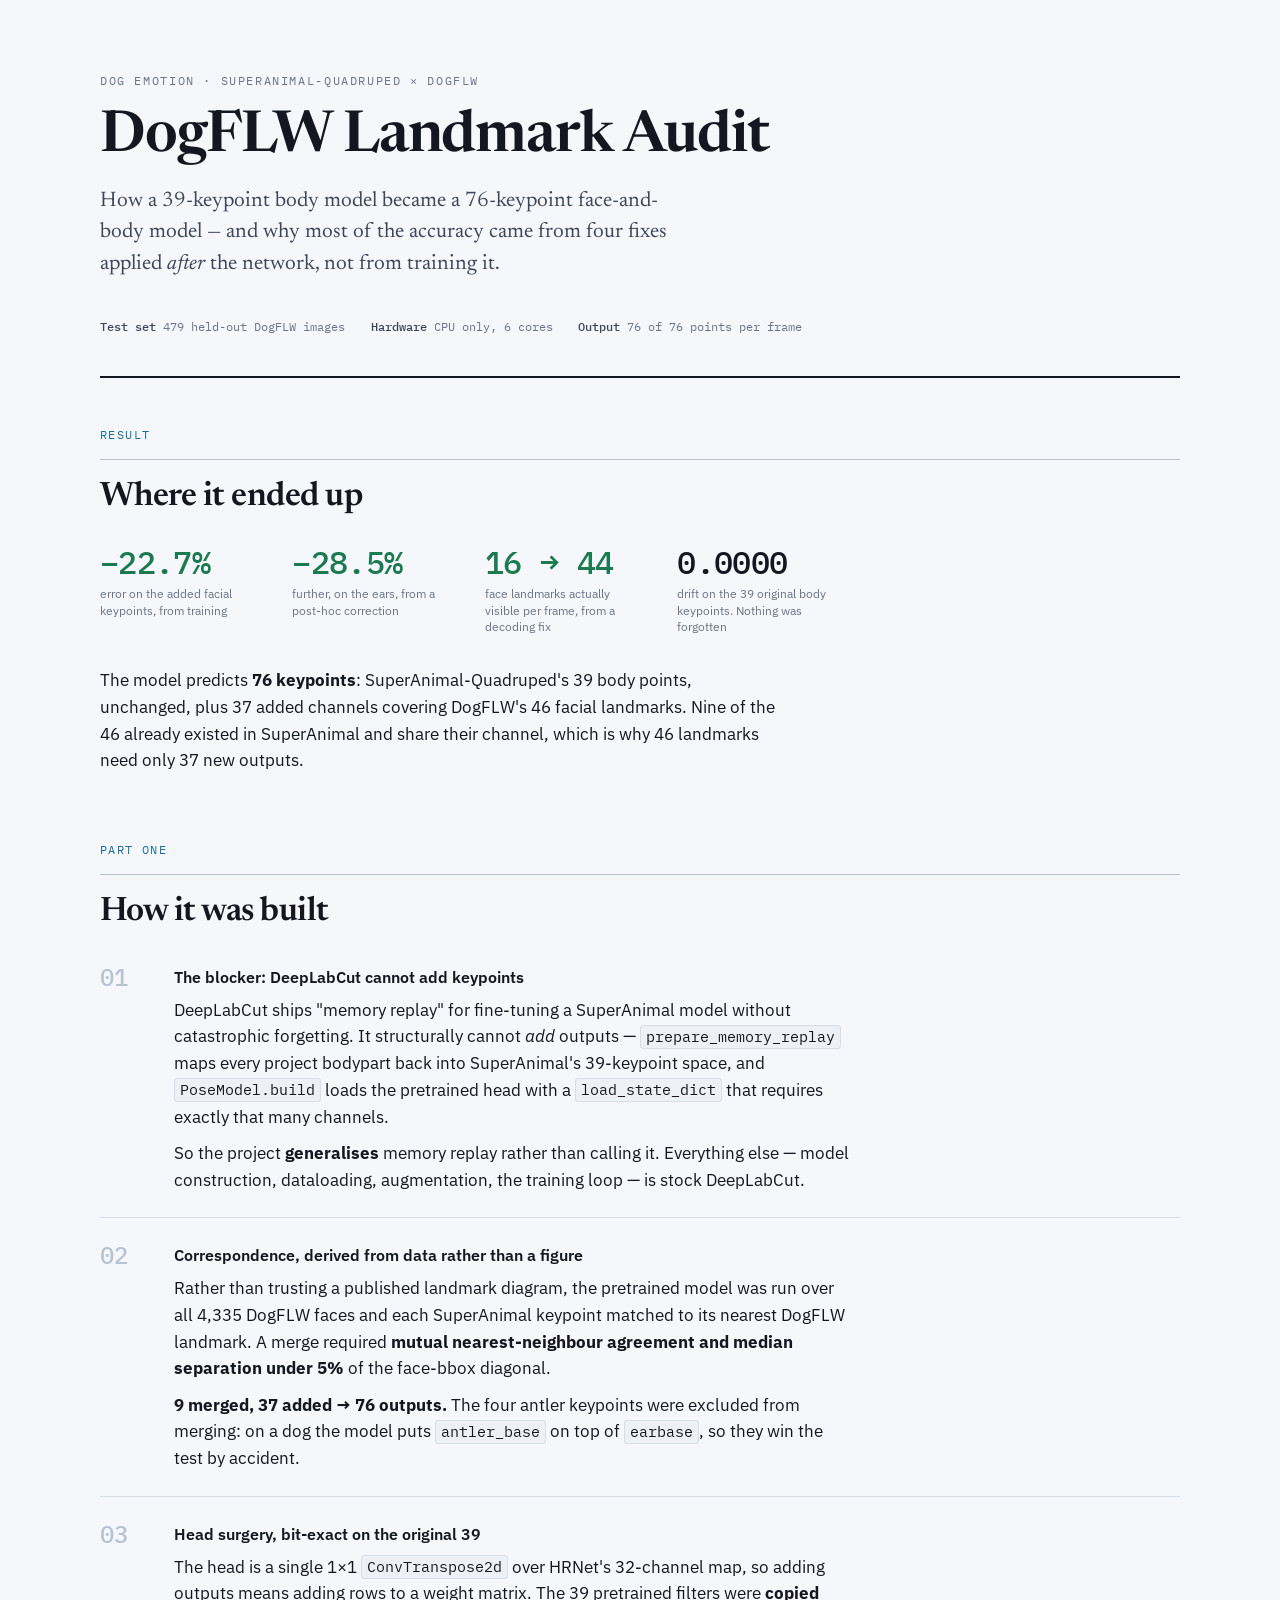
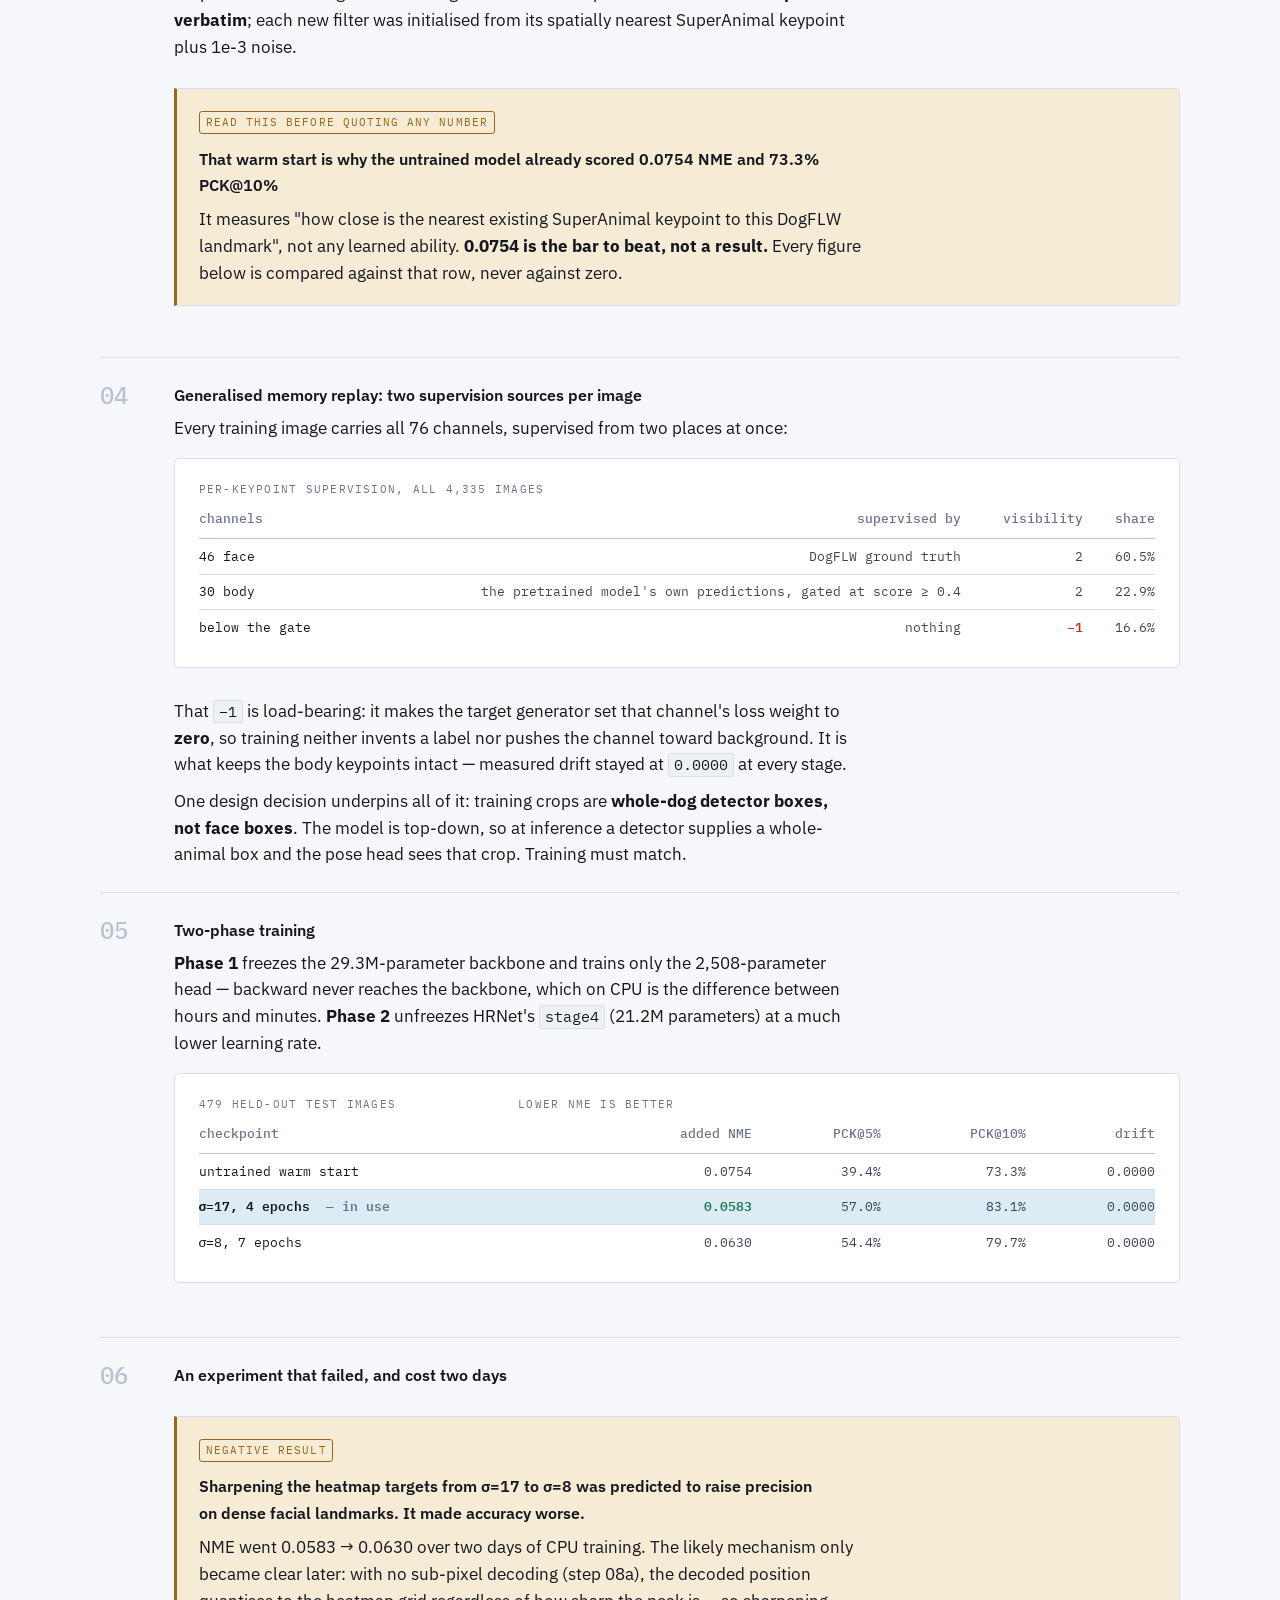
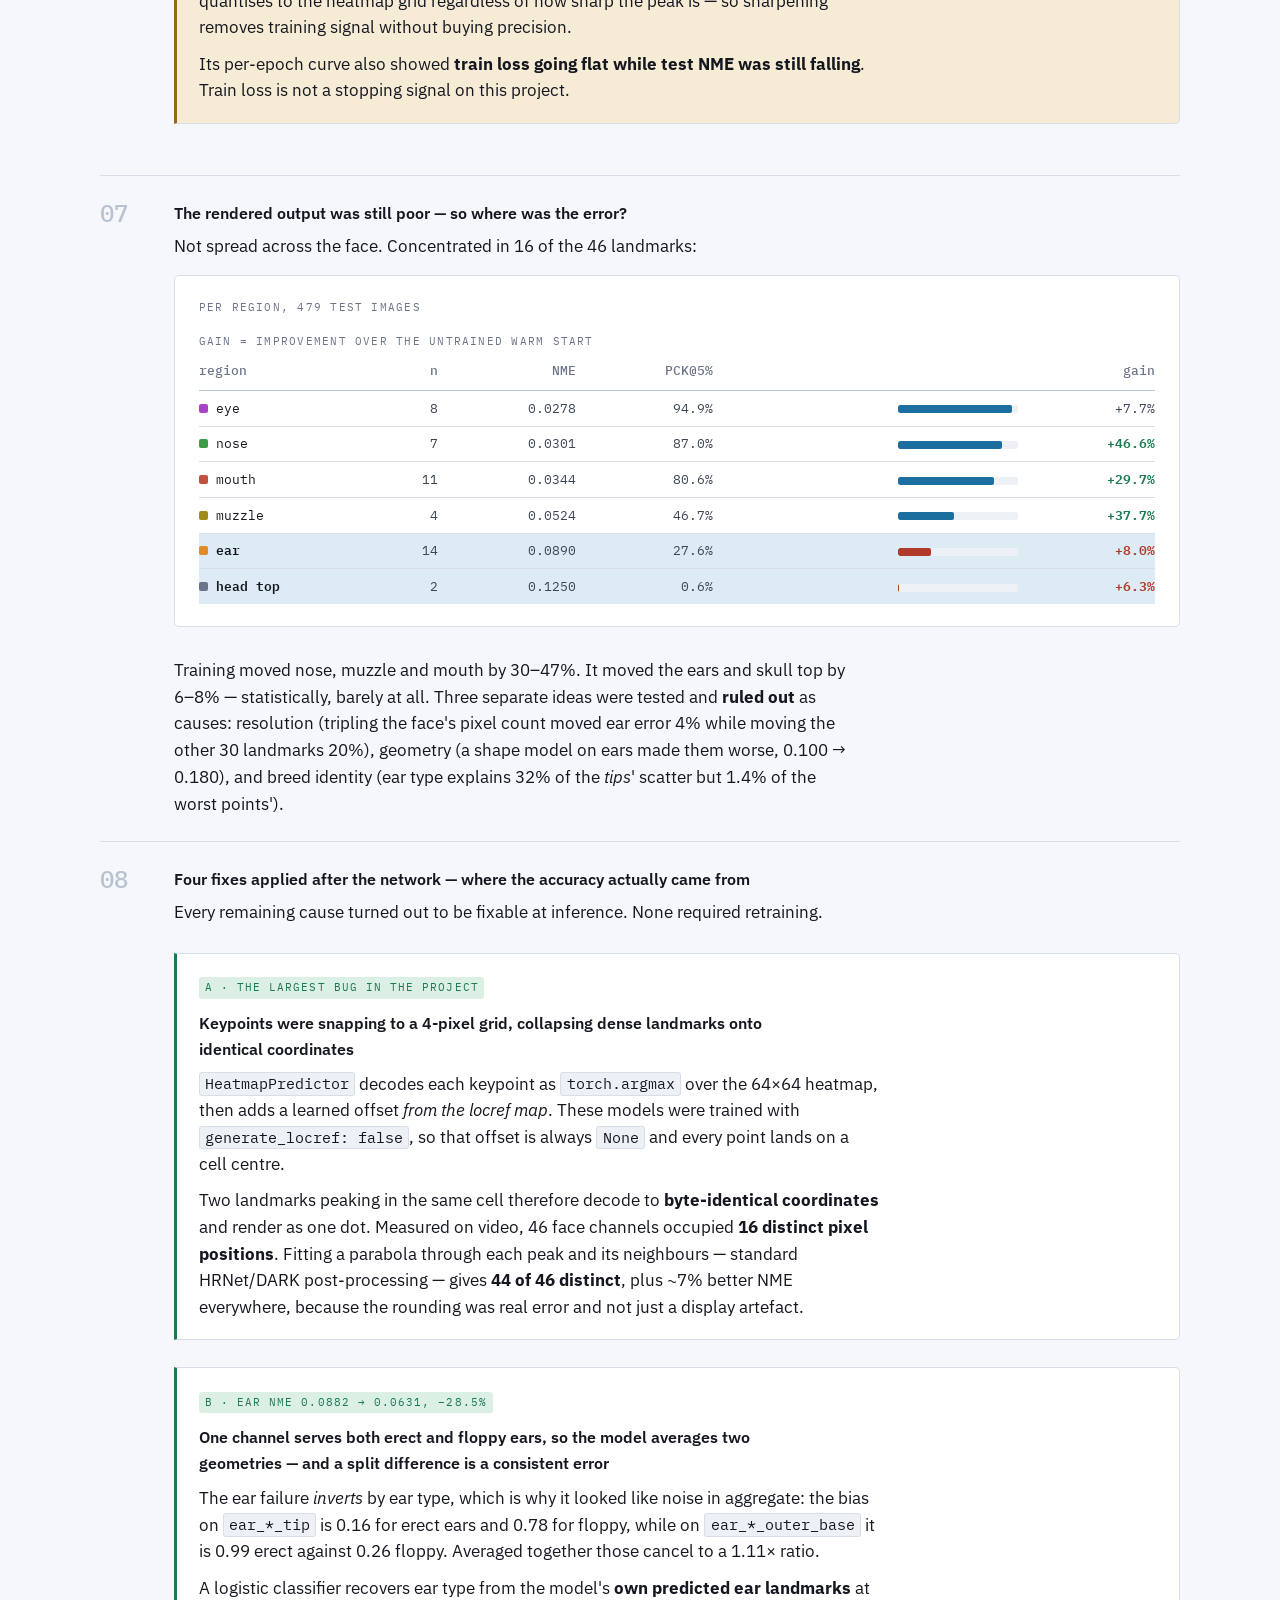
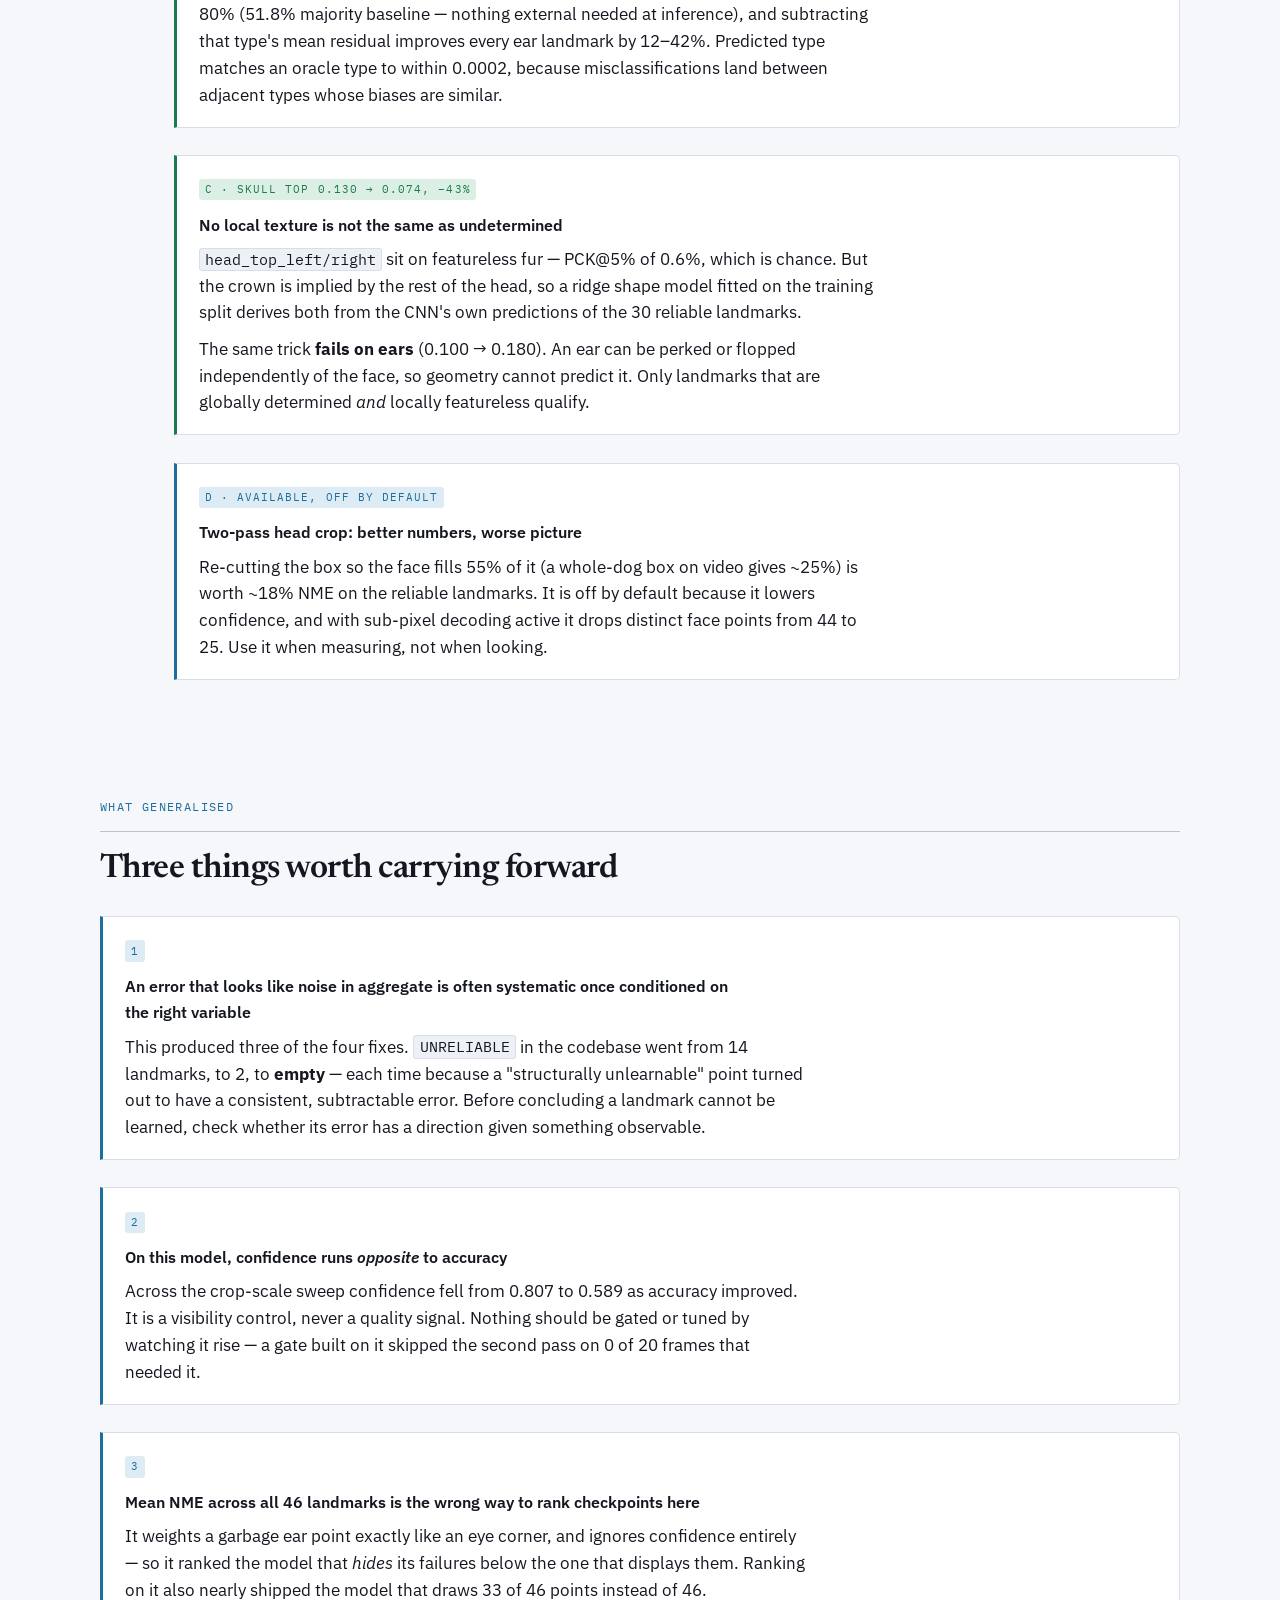
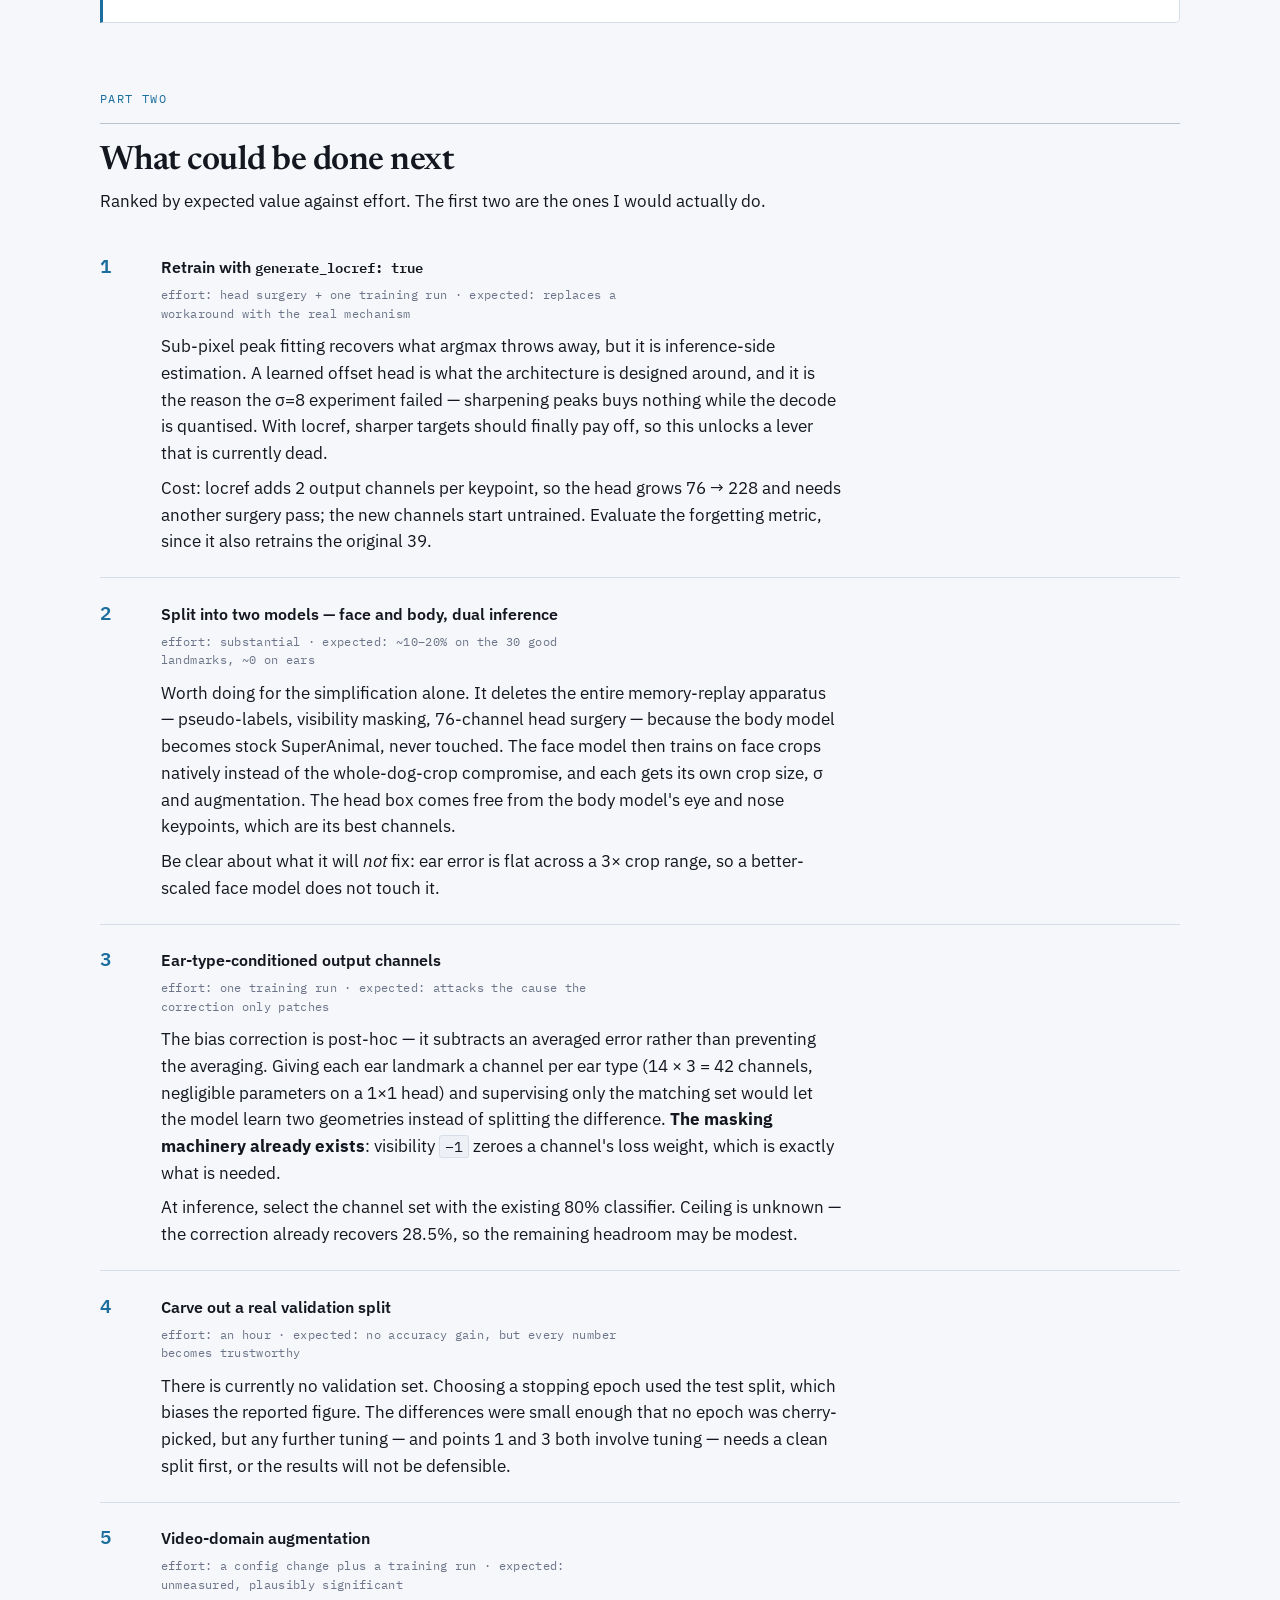
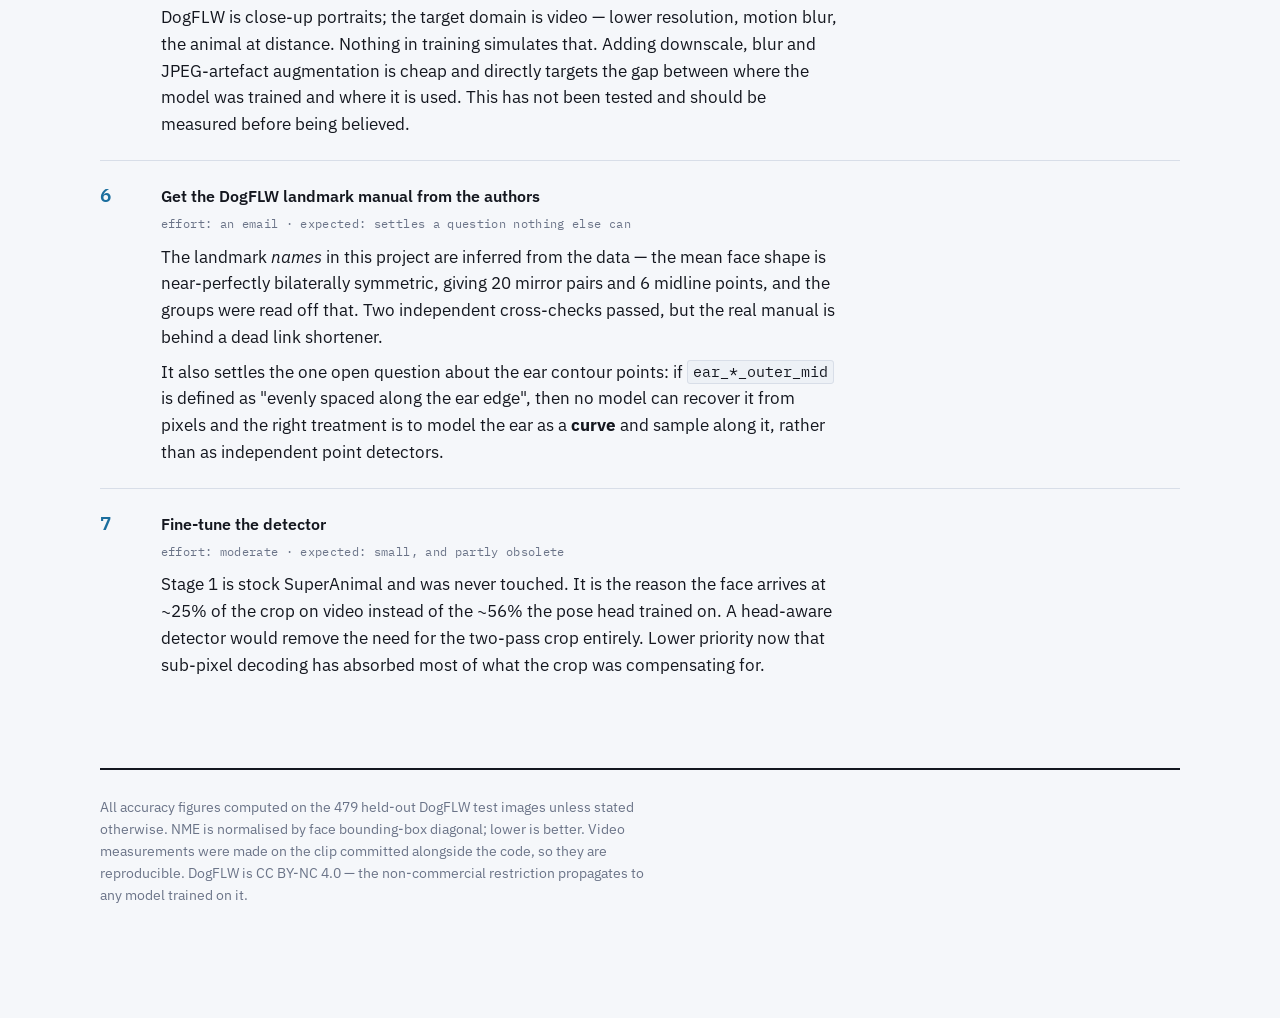
<file: outputs/landmark_audit.html>
<!doctype html>
<html lang="en">
<head>
<meta charset="utf-8">
<meta name="viewport" content="width=device-width, initial-scale=1">
<style>*{margin:0;padding:0}img{max-width:100%}</style>
<title>DogFLW Landmark Audit</title>
<link rel="preconnect" href="https://fonts.googleapis.com">
<link rel="preconnect" href="https://fonts.gstatic.com" crossorigin>
<link rel="stylesheet" href="https://fonts.googleapis.com/css2?family=Newsreader:ital,opsz,wght@0,6..72,400;0,6..72,600;1,6..72,400&family=IBM+Plex+Sans:wght@400;500;600&family=IBM+Plex+Mono:wght@400;500;600&display=swap">

<style>
:root {
  --ground:#F5F7FA; --panel:#FFFFFF; --panel-2:#EDF1F6;
  --ink:#14171F; --ink-2:#3D4557; --muted:#6B7488;
  --rule:#D8DEE8; --rule-strong:#B9C2D0;
  --accent:#1B6E9E; --accent-soft:#DCEBF4;
  --good:#1B7A50; --good-soft:#DCEFE4;
  --bad:#B23A2B; --bad-soft:#F6E2DE;
  --warn:#98671A; --warn-soft:#F6EBD5;
  --r-ear:#E08A28; --r-eye:#A845C4; --r-nose:#3C9B46;
  --r-muzzle:#A08A18; --r-mouth:#C1503C; --r-body:#2A7FA8;
}
@media (prefers-color-scheme: dark) {
  :root:not([data-theme="light"]) {
    --ground:#10131A; --panel:#171B24; --panel-2:#1E2330;
    --ink:#E6EAF2; --ink-2:#BAC2D2; --muted:#8B94A8;
    --rule:#2A3140; --rule-strong:#3C4557;
    --accent:#5BB4DE; --accent-soft:#17303E;
    --good:#52C68D; --good-soft:#14301F;
    --bad:#EE7B67; --bad-soft:#331A16;
    --warn:#DFAE4E; --warn-soft:#2E2412;
    --r-ear:#F0A94F; --r-eye:#C97BDE; --r-nose:#61C46C;
    --r-muzzle:#C8AE3A; --r-mouth:#E0705C; --r-body:#4FA8D2;
  }
}
:root[data-theme="dark"] {
  --ground:#10131A; --panel:#171B24; --panel-2:#1E2330;
  --ink:#E6EAF2; --ink-2:#BAC2D2; --muted:#8B94A8;
  --rule:#2A3140; --rule-strong:#3C4557;
  --accent:#5BB4DE; --accent-soft:#17303E;
  --good:#52C68D; --good-soft:#14301F;
  --bad:#EE7B67; --bad-soft:#331A16;
  --warn:#DFAE4E; --warn-soft:#2E2412;
  --r-ear:#F0A94F; --r-eye:#C97BDE; --r-nose:#61C46C;
  --r-muzzle:#C8AE3A; --r-mouth:#E0705C; --r-body:#4FA8D2;
}
* { box-sizing:border-box; }
body {
  background:var(--ground); color:var(--ink);
  font-family:"IBM Plex Sans",ui-sans-serif,system-ui,sans-serif;
  font-size:16.5px; line-height:1.62; margin:0; padding:0 20px 6rem;
  -webkit-font-smoothing:antialiased;
}
.wrap { max-width:1080px; margin:0 auto; }

header.mast { padding:4.5rem 0 2.5rem; border-bottom:2px solid var(--ink); margin-bottom:3rem; }
.eyebrow { font-family:"IBM Plex Mono",monospace; font-size:.72rem; letter-spacing:.14em;
  text-transform:uppercase; color:var(--muted); margin:0 0 1.1rem; }
h1 { font-family:"Newsreader",ui-serif,Georgia,serif; font-weight:600;
  font-size:clamp(2.4rem,6vw,3.6rem); line-height:1.04; letter-spacing:-.02em;
  text-wrap:balance; margin:0 0 1.1rem; }
.standfirst { font-family:"Newsreader",ui-serif,Georgia,serif;
  font-size:clamp(1.1rem,2.4vw,1.32rem); line-height:1.5; color:var(--ink-2);
  max-width:48ch; margin:0; }
.mast-meta { display:flex; flex-wrap:wrap; gap:1.6rem; margin-top:2.2rem;
  font-family:"IBM Plex Mono",monospace; font-size:.78rem; color:var(--muted); }
.mast-meta b { color:var(--ink-2); font-weight:500; }

section { margin:0 0 4.2rem; }
h2 { font-family:"Newsreader",ui-serif,Georgia,serif; font-weight:600;
  font-size:clamp(1.6rem,3.4vw,2.1rem); line-height:1.16; letter-spacing:-.015em;
  text-wrap:balance; margin:0 0 .5rem; padding-top:1.1rem;
  border-top:1px solid var(--rule-strong); }
h3 { font-weight:600; font-size:1.02rem; margin:2.4rem 0 .6rem; color:var(--ink); }
.kicker { font-family:"IBM Plex Mono",monospace; font-size:.72rem; letter-spacing:.12em;
  text-transform:uppercase; color:var(--accent); margin:0 0 .9rem; }
p { margin:0 0 1.05rem; max-width:68ch; }
a { color:var(--accent); text-underline-offset:2px; }
code,.mono { font-family:"IBM Plex Mono",monospace; font-size:.88em; font-variant-numeric:tabular-nums; }
p code,li code,td code { background:var(--panel-2); padding:.1em .36em; border-radius:3px;
  border:1px solid var(--rule); }
ul,ol { max-width:68ch; padding-left:1.15rem; margin:0 0 1.05rem; }
li { margin-bottom:.42rem; }

.panel { background:var(--panel); border:1px solid var(--rule); border-radius:5px;
  padding:1.35rem 1.5rem; margin:1.6rem 0 1.9rem; overflow-x:auto; }
.panel-label { font-family:"IBM Plex Mono",monospace; font-size:.7rem; letter-spacing:.11em;
  text-transform:uppercase; color:var(--muted); margin:0 0 .95rem;
  display:flex; justify-content:space-between; gap:1rem; flex-wrap:wrap; }
table { border-collapse:collapse; width:100%; font-family:"IBM Plex Mono",monospace;
  font-size:.82rem; font-variant-numeric:tabular-nums; }
th { text-align:right; font-weight:500; color:var(--muted); padding:0 0 .55rem 1.1rem;
  border-bottom:1px solid var(--rule-strong); white-space:nowrap; }
th:first-child,td:first-child { text-align:left; padding-left:0; }
td { text-align:right; padding:.42rem 0 .42rem 1.1rem; border-bottom:1px solid var(--rule);
  white-space:nowrap; color:var(--ink-2); }
tr:last-child td { border-bottom:none; }
td:first-child { color:var(--ink); }
.hi td { background:var(--accent-soft); }
.hi td:first-child { font-weight:600; color:var(--ink); }
.num-good { color:var(--good); font-weight:600; }
.num-bad { color:var(--bad); font-weight:600; }
.dim { color:var(--muted); }
.sw { display:inline-block; width:9px; height:9px; border-radius:2px; margin-right:.5rem; }
.bar-track { display:inline-block; width:120px; height:8px; background:var(--panel-2);
  border-radius:2px; overflow:hidden; vertical-align:middle; margin-left:.5rem; }
.bar-fill { display:block; height:100%; border-radius:2px; }

.finding { border-left:3px solid var(--accent); background:var(--panel);
  border-top:1px solid var(--rule); border-right:1px solid var(--rule);
  border-bottom:1px solid var(--rule); border-radius:0 5px 5px 0;
  padding:1.15rem 1.4rem; margin:1.7rem 0; }
.finding.win { border-left-color:var(--good); }
.finding.dead { border-left-color:var(--bad); }
.finding.correction { border-left-color:var(--warn); background:var(--warn-soft); }
.finding p:last-child { margin-bottom:0; }
.finding .claim { font-weight:600; font-size:1.02rem; margin-bottom:.5rem; max-width:62ch; }
.verdict { display:inline-block; font-family:"IBM Plex Mono",monospace; font-size:.66rem;
  letter-spacing:.1em; text-transform:uppercase; padding:.2em .55em; border-radius:3px;
  margin-bottom:.7rem; }
.v-win { background:var(--good-soft); color:var(--good); }
.v-dead { background:var(--bad-soft); color:var(--bad); }
.v-corr { background:var(--warn-soft); color:var(--warn); border:1px solid var(--warn); }
.v-open { background:var(--accent-soft); color:var(--accent); }

.step { display:grid; grid-template-columns:3.2rem 1fr; gap:0 1.4rem;
  padding:1.5rem 0; border-bottom:1px solid var(--rule); }
.step:last-child { border-bottom:none; }
.step-n { font-family:"IBM Plex Mono",monospace; font-size:1.5rem; font-weight:500;
  color:var(--rule-strong); line-height:1.1; }
.step h3 { margin:0 0 .4rem; }
.step p { margin-bottom:.6rem; }
.step p:last-child { margin-bottom:0; }

pre { font-family:"IBM Plex Mono",monospace; font-size:.79rem; line-height:1.62;
  background:var(--panel); border:1px solid var(--rule); border-radius:5px;
  padding:1.1rem 1.3rem; overflow-x:auto; color:var(--ink-2); margin:1.3rem 0;
  font-variant-numeric:tabular-nums; }

.next { display:grid; grid-template-columns:2.6rem 1fr; gap:0 1.2rem;
  padding:1.4rem 0; border-bottom:1px solid var(--rule); }
.next:last-child { border-bottom:none; }
.next-rank { font-family:"IBM Plex Mono",monospace; font-size:1.2rem; font-weight:600;
  color:var(--accent); line-height:1.3; }
.next h3 { margin:0 0 .35rem; }
.next .meta { font-family:"IBM Plex Mono",monospace; font-size:.72rem; color:var(--muted);
  margin:0 0 .6rem; letter-spacing:.03em; }
.next p { margin-bottom:.5rem; }
.next p:last-child { margin-bottom:0; }

.stat-row { display:flex; flex-wrap:wrap; gap:2.4rem; margin:1.8rem 0 2rem; }
.stat .v { font-family:"IBM Plex Mono",monospace; font-size:2rem; font-weight:500;
  line-height:1; font-variant-numeric:tabular-nums; letter-spacing:-.02em; }
.stat .k { font-size:.78rem; color:var(--muted); margin-top:.45rem; max-width:22ch; line-height:1.35; }

footer { border-top:2px solid var(--ink); padding-top:1.6rem; margin-top:4rem;
  font-size:.85rem; color:var(--muted); }
footer p { max-width:68ch; }

@media (max-width:620px) {
  .step,.next { grid-template-columns:1fr; gap:.3rem; }
  .step-n,.next-rank { font-size:1.05rem; }
}
</style>

</head>
<body>
<div class="wrap">

<header class="mast">
  <p class="eyebrow">Dog emotion · SuperAnimal-Quadruped × DogFLW</p>
  <h1>DogFLW Landmark Audit</h1>
  <p class="standfirst">How a 39-keypoint body model became a 76-keypoint face-and-body model — and why most of the accuracy came from four fixes applied <em>after</em> the network, not from training it.</p>
  <div class="mast-meta">
    <span><b>Test set</b> 479 held-out DogFLW images</span>
    <span><b>Hardware</b> CPU only, 6 cores</span>
    <span><b>Output</b> 76 of 76 points per frame</span>
  </div>
</header>

<!-- ================= WHERE IT ENDED ================= -->
<section>
  <p class="kicker">Result</p>
  <h2>Where it ended up</h2>

  <div class="stat-row">
    <div class="stat">
      <div class="v" style="color:var(--good)">−22.7%</div>
      <div class="k">error on the added facial keypoints, from training</div>
    </div>
    <div class="stat">
      <div class="v" style="color:var(--good)">−28.5%</div>
      <div class="k">further, on the ears, from a post-hoc correction</div>
    </div>
    <div class="stat">
      <div class="v" style="color:var(--good)">16 → 44</div>
      <div class="k">face landmarks actually visible per frame, from a decoding fix</div>
    </div>
    <div class="stat">
      <div class="v">0.0000</div>
      <div class="k">drift on the 39 original body keypoints. Nothing was forgotten</div>
    </div>
  </div>

  <p>The model predicts <strong>76 keypoints</strong>: SuperAnimal-Quadruped's 39 body points, unchanged, plus 37 added channels covering DogFLW's 46 facial landmarks. Nine of the 46 already existed in SuperAnimal and share their channel, which is why 46 landmarks need only 37 new outputs.</p>
</section>

<!-- ================= PART 1 ================= -->
<section>
  <p class="kicker">Part one</p>
  <h2>How it was built</h2>

  <div class="step">
    <div class="step-n">01</div>
    <div>
      <h3>The blocker: DeepLabCut cannot add keypoints</h3>
      <p>DeepLabCut ships "memory replay" for fine-tuning a SuperAnimal model without catastrophic forgetting. It structurally cannot <em>add</em> outputs — <code>prepare_memory_replay</code> maps every project bodypart back into SuperAnimal's 39-keypoint space, and <code>PoseModel.build</code> loads the pretrained head with a <code>load_state_dict</code> that requires exactly that many channels.</p>
      <p>So the project <strong>generalises</strong> memory replay rather than calling it. Everything else — model construction, dataloading, augmentation, the training loop — is stock DeepLabCut.</p>
    </div>
  </div>

  <div class="step">
    <div class="step-n">02</div>
    <div>
      <h3>Correspondence, derived from data rather than a figure</h3>
      <p>Rather than trusting a published landmark diagram, the pretrained model was run over all 4,335 DogFLW faces and each SuperAnimal keypoint matched to its nearest DogFLW landmark. A merge required <strong>mutual nearest-neighbour agreement and median separation under 5%</strong> of the face-bbox diagonal.</p>
      <p><strong>9 merged, 37 added → 76 outputs.</strong> The four antler keypoints were excluded from merging: on a dog the model puts <code>antler_base</code> on top of <code>earbase</code>, so they win the test by accident.</p>
    </div>
  </div>

  <div class="step">
    <div class="step-n">03</div>
    <div>
      <h3>Head surgery, bit-exact on the original 39</h3>
      <p>The head is a single 1×1 <code>ConvTranspose2d</code> over HRNet's 32-channel map, so adding outputs means adding rows to a weight matrix. The 39 pretrained filters were <strong>copied verbatim</strong>; each new filter was initialised from its spatially nearest SuperAnimal keypoint plus 1e-3 noise.</p>
      <div class="finding correction">
        <span class="verdict v-corr">read this before quoting any number</span>
        <p class="claim">That warm start is why the untrained model already scored 0.0754 NME and 73.3% PCK@10%</p>
        <p>It measures "how close is the nearest existing SuperAnimal keypoint to this DogFLW landmark", not any learned ability. <strong>0.0754 is the bar to beat, not a result.</strong> Every figure below is compared against that row, never against zero.</p>
      </div>
    </div>
  </div>

  <div class="step">
    <div class="step-n">04</div>
    <div>
      <h3>Generalised memory replay: two supervision sources per image</h3>
      <p>Every training image carries all 76 channels, supervised from two places at once:</p>
      <div class="panel" style="margin-top:1rem">
        <p class="panel-label"><span>Per-keypoint supervision, all 4,335 images</span></p>
        <table>
          <thead><tr><th>channels</th><th>supervised by</th><th>visibility</th><th>share</th></tr></thead>
          <tbody>
            <tr><td>46 face</td><td>DogFLW ground truth</td><td>2</td><td>60.5%</td></tr>
            <tr><td>30 body</td><td>the pretrained model's own predictions, gated at score ≥ 0.4</td><td>2</td><td>22.9%</td></tr>
            <tr><td>below the gate</td><td>nothing</td><td class="num-bad">−1</td><td>16.6%</td></tr>
          </tbody>
        </table>
      </div>
      <p>That <code>−1</code> is load-bearing: it makes the target generator set that channel's loss weight to <strong>zero</strong>, so training neither invents a label nor pushes the channel toward background. It is what keeps the body keypoints intact — measured drift stayed at <code>0.0000</code> at every stage.</p>
      <p>One design decision underpins all of it: training crops are <strong>whole-dog detector boxes, not face boxes</strong>. The model is top-down, so at inference a detector supplies a whole-animal box and the pose head sees that crop. Training must match.</p>
    </div>
  </div>

  <div class="step">
    <div class="step-n">05</div>
    <div>
      <h3>Two-phase training</h3>
      <p><strong>Phase 1</strong> freezes the 29.3M-parameter backbone and trains only the 2,508-parameter head — backward never reaches the backbone, which on CPU is the difference between hours and minutes. <strong>Phase 2</strong> unfreezes HRNet's <code>stage4</code> (21.2M parameters) at a much lower learning rate.</p>
      <div class="panel" style="margin-top:1rem">
        <p class="panel-label"><span>479 held-out test images</span><span>lower NME is better</span></p>
        <table>
          <thead><tr><th>checkpoint</th><th>added NME</th><th>PCK@5%</th><th>PCK@10%</th><th>drift</th></tr></thead>
          <tbody>
            <tr><td>untrained warm start</td><td>0.0754</td><td>39.4%</td><td>73.3%</td><td>0.0000</td></tr>
            <tr class="hi"><td>σ=17, 4 epochs &nbsp;<span class="dim">— in use</span></td><td class="num-good">0.0583</td><td>57.0%</td><td>83.1%</td><td>0.0000</td></tr>
            <tr><td>σ=8, 7 epochs</td><td>0.0630</td><td>54.4%</td><td>79.7%</td><td>0.0000</td></tr>
          </tbody>
        </table>
      </div>
    </div>
  </div>

  <div class="step">
    <div class="step-n">06</div>
    <div>
      <h3>An experiment that failed, and cost two days</h3>
      <div class="finding correction">
        <span class="verdict v-corr">negative result</span>
        <p class="claim">Sharpening the heatmap targets from σ=17 to σ=8 was predicted to raise precision on dense facial landmarks. It made accuracy worse.</p>
        <p>NME went 0.0583 → 0.0630 over two days of CPU training. The likely mechanism only became clear later: with no sub-pixel decoding (step 08a), the decoded position quantises to the heatmap grid regardless of how sharp the peak is — so sharpening removes training signal without buying precision.</p>
        <p>Its per-epoch curve also showed <strong>train loss going flat while test NME was still falling</strong>. Train loss is not a stopping signal on this project.</p>
      </div>
    </div>
  </div>

  <div class="step">
    <div class="step-n">07</div>
    <div>
      <h3>The rendered output was still poor — so where was the error?</h3>
      <p>Not spread across the face. Concentrated in 16 of the 46 landmarks:</p>
      <div class="panel" style="margin-top:1rem">
        <p class="panel-label"><span>Per region, 479 test images</span><span>gain = improvement over the untrained warm start</span></p>
        <table>
          <thead><tr><th>region</th><th>n</th><th>NME</th><th>PCK@5%</th><th></th><th>gain</th></tr></thead>
          <tbody>
            <tr><td><span class="sw" style="background:var(--r-eye)"></span>eye</td><td>8</td><td>0.0278</td><td>94.9%</td><td><span class="bar-track"><span class="bar-fill" style="width:94.9%;background:var(--accent)"></span></span></td><td>+7.7%</td></tr>
            <tr><td><span class="sw" style="background:var(--r-nose)"></span>nose</td><td>7</td><td>0.0301</td><td>87.0%</td><td><span class="bar-track"><span class="bar-fill" style="width:87%;background:var(--accent)"></span></span></td><td class="num-good">+46.6%</td></tr>
            <tr><td><span class="sw" style="background:var(--r-mouth)"></span>mouth</td><td>11</td><td>0.0344</td><td>80.6%</td><td><span class="bar-track"><span class="bar-fill" style="width:80.6%;background:var(--accent)"></span></span></td><td class="num-good">+29.7%</td></tr>
            <tr><td><span class="sw" style="background:var(--r-muzzle)"></span>muzzle</td><td>4</td><td>0.0524</td><td>46.7%</td><td><span class="bar-track"><span class="bar-fill" style="width:46.7%;background:var(--accent)"></span></span></td><td class="num-good">+37.7%</td></tr>
            <tr class="hi"><td><span class="sw" style="background:var(--r-ear)"></span>ear</td><td>14</td><td>0.0890</td><td>27.6%</td><td><span class="bar-track"><span class="bar-fill" style="width:27.6%;background:var(--bad)"></span></span></td><td class="num-bad">+8.0%</td></tr>
            <tr class="hi"><td><span class="sw" style="background:var(--muted)"></span>head top</td><td>2</td><td>0.1250</td><td>0.6%</td><td><span class="bar-track"><span class="bar-fill" style="width:.6%;background:var(--bad)"></span></span></td><td class="num-bad">+6.3%</td></tr>
          </tbody>
        </table>
      </div>
      <p>Training moved nose, muzzle and mouth by 30–47%. It moved the ears and skull top by 6–8% — statistically, barely at all. Three separate ideas were tested and <strong>ruled out</strong> as causes: resolution (tripling the face's pixel count moved ear error 4% while moving the other 30 landmarks 20%), geometry (a shape model on ears made them worse, 0.100 → 0.180), and breed identity (ear type explains 32% of the <em>tips</em>' scatter but 1.4% of the worst points').</p>
    </div>
  </div>

  <div class="step">
    <div class="step-n">08</div>
    <div>
      <h3>Four fixes applied after the network — where the accuracy actually came from</h3>
      <p>Every remaining cause turned out to be fixable at inference. None required retraining.</p>

      <div class="finding win">
        <span class="verdict v-win">a · the largest bug in the project</span>
        <p class="claim">Keypoints were snapping to a 4-pixel grid, collapsing dense landmarks onto identical coordinates</p>
        <p><code>HeatmapPredictor</code> decodes each keypoint as <code>torch.argmax</code> over the 64×64 heatmap, then adds a learned offset <em>from the locref map</em>. These models were trained with <code>generate_locref: false</code>, so that offset is always <code>None</code> and every point lands on a cell centre.</p>
        <p>Two landmarks peaking in the same cell therefore decode to <strong>byte-identical coordinates</strong> and render as one dot. Measured on video, 46 face channels occupied <strong>16 distinct pixel positions</strong>. Fitting a parabola through each peak and its neighbours — standard HRNet/DARK post-processing — gives <strong>44 of 46 distinct</strong>, plus ~7% better NME everywhere, because the rounding was real error and not just a display artefact.</p>
      </div>

      <div class="finding win">
        <span class="verdict v-win">b · ear NME 0.0882 → 0.0631, −28.5%</span>
        <p class="claim">One channel serves both erect and floppy ears, so the model averages two geometries — and a split difference is a consistent error</p>
        <p>The ear failure <em>inverts</em> by ear type, which is why it looked like noise in aggregate: the bias on <code>ear_*_tip</code> is 0.16 for erect ears and 0.78 for floppy, while on <code>ear_*_outer_base</code> it is 0.99 erect against 0.26 floppy. Averaged together those cancel to a 1.11× ratio.</p>
        <p>A logistic classifier recovers ear type from the model's <strong>own predicted ear landmarks</strong> at 80% (51.8% majority baseline — nothing external needed at inference), and subtracting that type's mean residual improves every ear landmark by 12–42%. Predicted type matches an oracle type to within 0.0002, because misclassifications land between adjacent types whose biases are similar.</p>
      </div>

      <div class="finding win">
        <span class="verdict v-win">c · skull top 0.130 → 0.074, −43%</span>
        <p class="claim">No local texture is not the same as undetermined</p>
        <p><code>head_top_left/right</code> sit on featureless fur — PCK@5% of 0.6%, which is chance. But the crown is implied by the rest of the head, so a ridge shape model fitted on the training split derives both from the CNN's own predictions of the 30 reliable landmarks.</p>
        <p>The same trick <strong>fails on ears</strong> (0.100 → 0.180). An ear can be perked or flopped independently of the face, so geometry cannot predict it. Only landmarks that are globally determined <em>and</em> locally featureless qualify.</p>
      </div>

      <div class="finding">
        <span class="verdict v-open">d · available, off by default</span>
        <p class="claim">Two-pass head crop: better numbers, worse picture</p>
        <p>Re-cutting the box so the face fills 55% of it (a whole-dog box on video gives ~25%) is worth ~18% NME on the reliable landmarks. It is off by default because it lowers confidence, and with sub-pixel decoding active it drops distinct face points from 44 to 25. Use it when measuring, not when looking.</p>
      </div>
    </div>
  </div>
</section>

<!-- ================= LESSONS ================= -->
<section>
  <p class="kicker">What generalised</p>
  <h2>Three things worth carrying forward</h2>

  <div class="finding">
    <span class="verdict v-open">1</span>
    <p class="claim">An error that looks like noise in aggregate is often systematic once conditioned on the right variable</p>
    <p>This produced three of the four fixes. <code>UNRELIABLE</code> in the codebase went from 14 landmarks, to 2, to <strong>empty</strong> — each time because a "structurally unlearnable" point turned out to have a consistent, subtractable error. Before concluding a landmark cannot be learned, check whether its error has a direction given something observable.</p>
  </div>

  <div class="finding">
    <span class="verdict v-open">2</span>
    <p class="claim">On this model, confidence runs <em>opposite</em> to accuracy</p>
    <p>Across the crop-scale sweep confidence fell from 0.807 to 0.589 as accuracy improved. It is a visibility control, never a quality signal. Nothing should be gated or tuned by watching it rise — a gate built on it skipped the second pass on 0 of 20 frames that needed it.</p>
  </div>

  <div class="finding">
    <span class="verdict v-open">3</span>
    <p class="claim">Mean NME across all 46 landmarks is the wrong way to rank checkpoints here</p>
    <p>It weights a garbage ear point exactly like an eye corner, and ignores confidence entirely — so it ranked the model that <em>hides</em> its failures below the one that displays them. Ranking on it also nearly shipped the model that draws 33 of 46 points instead of 46.</p>
  </div>
</section>

<!-- ================= PART 2 ================= -->
<section>
  <p class="kicker">Part two</p>
  <h2>What could be done next</h2>
  <p>Ranked by expected value against effort. The first two are the ones I would actually do.</p>

  <div class="next">
    <div class="next-rank">1</div>
    <div>
      <h3>Retrain with <code>generate_locref: true</code></h3>
      <p class="meta">effort: head surgery + one training run · expected: replaces a workaround with the real mechanism</p>
      <p>Sub-pixel peak fitting recovers what argmax throws away, but it is inference-side estimation. A learned offset head is what the architecture is designed around, and it is the reason the σ=8 experiment failed — sharpening peaks buys nothing while the decode is quantised. With locref, sharper targets should finally pay off, so this unlocks a lever that is currently dead.</p>
      <p>Cost: locref adds 2 output channels per keypoint, so the head grows 76 → 228 and needs another surgery pass; the new channels start untrained. Evaluate the forgetting metric, since it also retrains the original 39.</p>
    </div>
  </div>

  <div class="next">
    <div class="next-rank">2</div>
    <div>
      <h3>Split into two models — face and body, dual inference</h3>
      <p class="meta">effort: substantial · expected: ~10–20% on the 30 good landmarks, ~0 on ears</p>
      <p>Worth doing for the simplification alone. It deletes the entire memory-replay apparatus — pseudo-labels, visibility masking, 76-channel head surgery — because the body model becomes stock SuperAnimal, never touched. The face model then trains on face crops natively instead of the whole-dog-crop compromise, and each gets its own crop size, σ and augmentation. The head box comes free from the body model's eye and nose keypoints, which are its best channels.</p>
      <p>Be clear about what it will <em>not</em> fix: ear error is flat across a 3× crop range, so a better-scaled face model does not touch it.</p>
    </div>
  </div>

  <div class="next">
    <div class="next-rank">3</div>
    <div>
      <h3>Ear-type-conditioned output channels</h3>
      <p class="meta">effort: one training run · expected: attacks the cause the correction only patches</p>
      <p>The bias correction is post-hoc — it subtracts an averaged error rather than preventing the averaging. Giving each ear landmark a channel per ear type (14 × 3 = 42 channels, negligible parameters on a 1×1 head) and supervising only the matching set would let the model learn two geometries instead of splitting the difference. <strong>The masking machinery already exists</strong>: visibility <code>−1</code> zeroes a channel's loss weight, which is exactly what is needed.</p>
      <p>At inference, select the channel set with the existing 80% classifier. Ceiling is unknown — the correction already recovers 28.5%, so the remaining headroom may be modest.</p>
    </div>
  </div>

  <div class="next">
    <div class="next-rank">4</div>
    <div>
      <h3>Carve out a real validation split</h3>
      <p class="meta">effort: an hour · expected: no accuracy gain, but every number becomes trustworthy</p>
      <p>There is currently no validation set. Choosing a stopping epoch used the test split, which biases the reported figure. The differences were small enough that no epoch was cherry-picked, but any further tuning — and points 1 and 3 both involve tuning — needs a clean split first, or the results will not be defensible.</p>
    </div>
  </div>

  <div class="next">
    <div class="next-rank">5</div>
    <div>
      <h3>Video-domain augmentation</h3>
      <p class="meta">effort: a config change plus a training run · expected: unmeasured, plausibly significant</p>
      <p>DogFLW is close-up portraits; the target domain is video — lower resolution, motion blur, the animal at distance. Nothing in training simulates that. Adding downscale, blur and JPEG-artefact augmentation is cheap and directly targets the gap between where the model was trained and where it is used. This has not been tested and should be measured before being believed.</p>
    </div>
  </div>

  <div class="next">
    <div class="next-rank">6</div>
    <div>
      <h3>Get the DogFLW landmark manual from the authors</h3>
      <p class="meta">effort: an email · expected: settles a question nothing else can</p>
      <p>The landmark <em>names</em> in this project are inferred from the data — the mean face shape is near-perfectly bilaterally symmetric, giving 20 mirror pairs and 6 midline points, and the groups were read off that. Two independent cross-checks passed, but the real manual is behind a dead link shortener.</p>
      <p>It also settles the one open question about the ear contour points: if <code>ear_*_outer_mid</code> is defined as "evenly spaced along the ear edge", then no model can recover it from pixels and the right treatment is to model the ear as a <strong>curve</strong> and sample along it, rather than as independent point detectors.</p>
    </div>
  </div>

  <div class="next">
    <div class="next-rank">7</div>
    <div>
      <h3>Fine-tune the detector</h3>
      <p class="meta">effort: moderate · expected: small, and partly obsolete</p>
      <p>Stage 1 is stock SuperAnimal and was never touched. It is the reason the face arrives at ~25% of the crop on video instead of the ~56% the pose head trained on. A head-aware detector would remove the need for the two-pass crop entirely. Lower priority now that sub-pixel decoding has absorbed most of what the crop was compensating for.</p>
    </div>
  </div>
</section>

<footer>
  <p>All accuracy figures computed on the 479 held-out DogFLW test images unless stated otherwise. NME is normalised by face bounding-box diagonal; lower is better. Video measurements were made on the clip committed alongside the code, so they are reproducible. DogFLW is CC BY-NC 4.0 — the non-commercial restriction propagates to any model trained on it.</p>
</footer>

</div>

</body>
</html>
</file>
